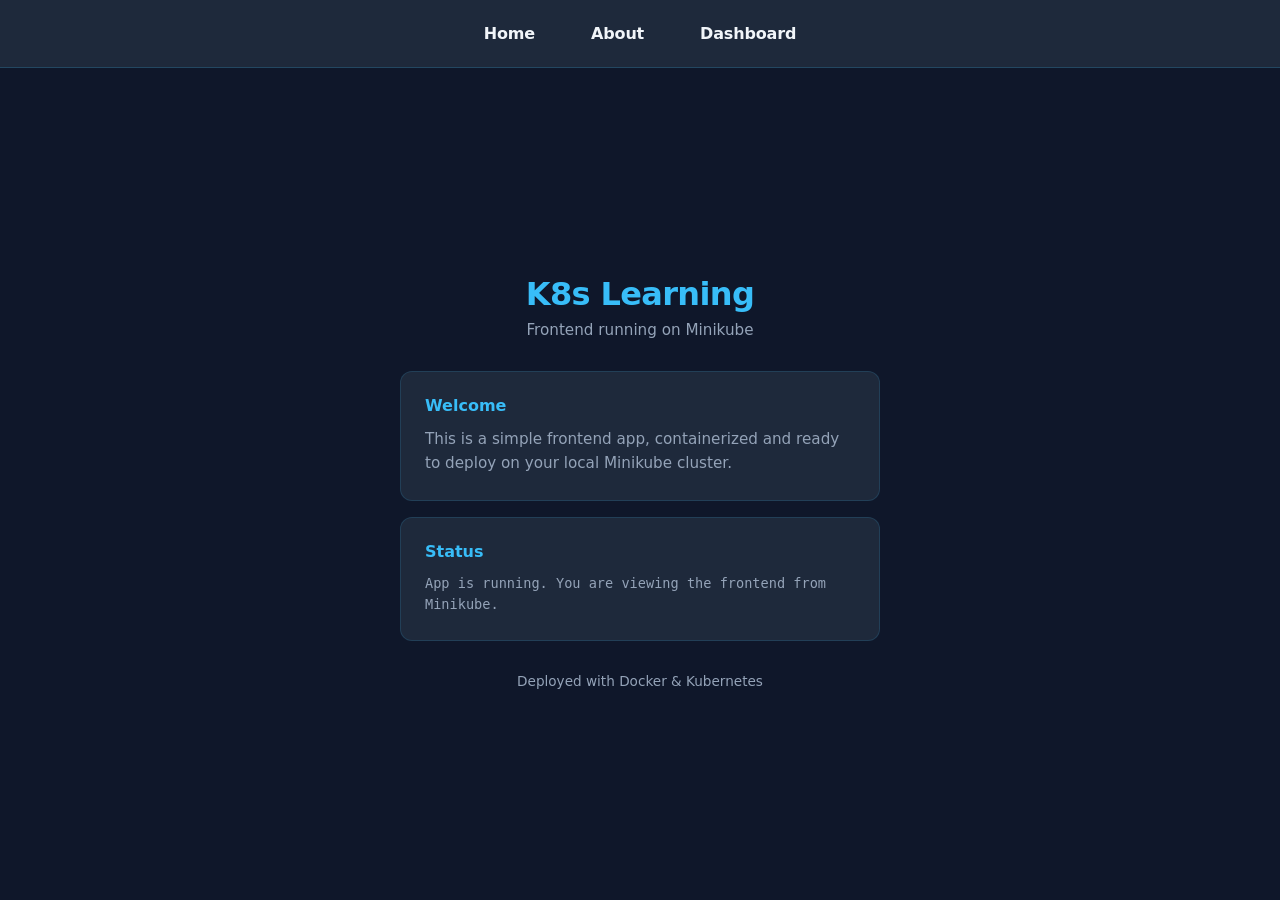
<file: index.html>
<!DOCTYPE html>
<html lang="en">
<head>
  <meta charset="UTF-8" />
  <meta name="viewport" content="width=device-width, initial-scale=1.0" />
  <title>K8s Learning App</title>
  <link rel="stylesheet" href="styles.css" />
</head>
<body>
  <nav class="main-nav">
    <a href="index.html">Home</a>
    <a href="about.html">About</a>
    <a href="dashboard.html">Dashboard</a>
  </nav>
  <div class="container">
    <header>
      <h1>K8s Learning</h1>
      <p class="tagline">Frontend running on Minikube</p>
    </header>
    <main>
      <section class="card">
        <h2>Welcome</h2>
        <p>This is a simple frontend app, containerized and ready to deploy on your local Minikube cluster.</p>
      </section>
      <section class="card">
        <h2>Status</h2>
        <p id="status">Checking connection...</p>
      </section>
    </main>
    <footer>
      <p>Deployed with Docker & Kubernetes</p>
    </footer>
  </div>
  <script src="script.js"></script>
</body>
</html>
</file>
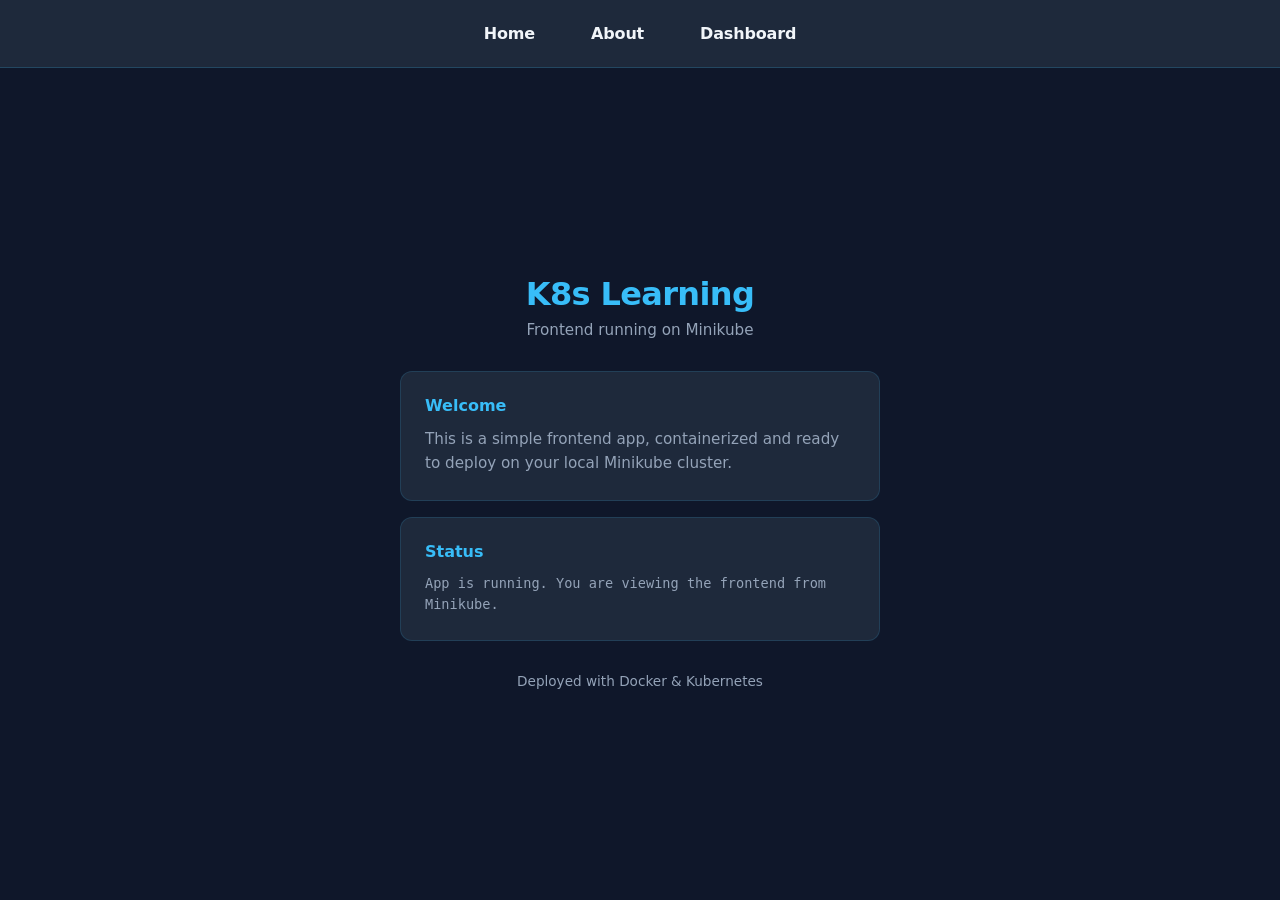
<file: public/index.html>
<!DOCTYPE html>
<html lang="en">
<head>
  <meta charset="UTF-8" />
  <meta name="viewport" content="width=device-width, initial-scale=1.0" />
  <title>K8s Learning App</title>
  <link rel="stylesheet" href="css/styles.css" />
</head>
<body>
  <nav class="main-nav">
    <a href="index.html">Home</a>
    <a href="about.html">About</a>
    <a href="dashboard.html">Dashboard</a>
  </nav>
  <div class="container">
    <header>
      <h1>K8s Learning</h1>
      <p class="tagline">Frontend running on Minikube</p>
    </header>
    <main>
      <section class="card">
        <h2>Welcome</h2>
        <p>This is a simple frontend app, containerized and ready to deploy on your local Minikube cluster.</p>
      </section>
      <section class="card">
        <h2>Status</h2>
        <p id="status">Checking connection...</p>
      </section>
    </main>
    <footer>
      <p>Deployed with Docker & Kubernetes</p>
    </footer>
  </div>
  <script src="js/script.js"></script>
</body>
</html>
</file>
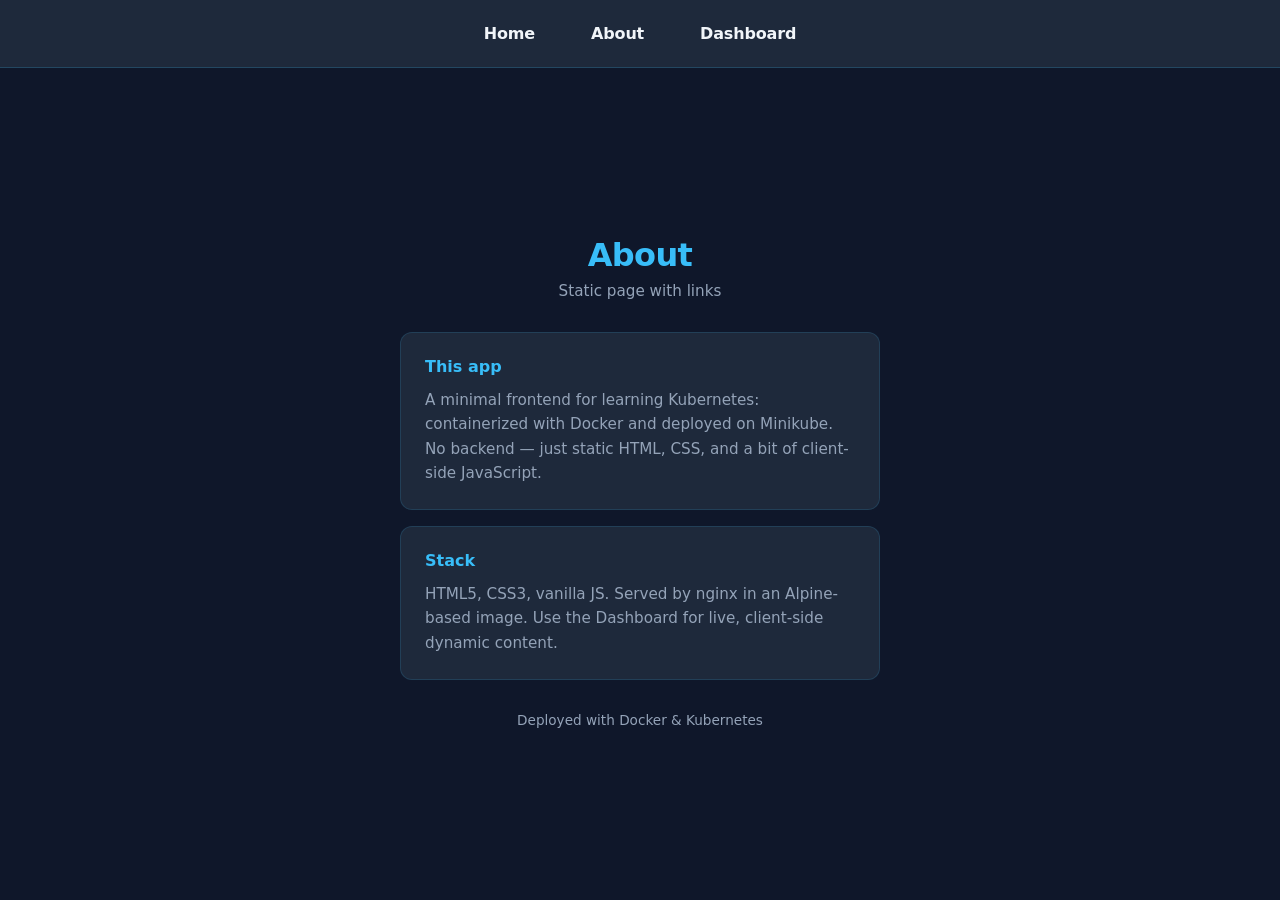
<file: about.html>
<!DOCTYPE html>
<html lang="en">
<head>
  <meta charset="UTF-8" />
  <meta name="viewport" content="width=device-width, initial-scale=1.0" />
  <title>About — K8s Learning App</title>
  <link rel="stylesheet" href="styles.css" />
</head>
<body>
  <nav class="main-nav">
    <a href="index.html">Home</a>
    <a href="about.html">About</a>
    <a href="dashboard.html">Dashboard</a>
  </nav>
  <div class="container">
    <header>
      <h1>About</h1>
      <p class="tagline">Static page with links</p>
    </header>
    <main>
      <section class="card">
        <h2>This app</h2>
        <p>A minimal frontend for learning Kubernetes: containerized with Docker and deployed on Minikube. No backend — just static HTML, CSS, and a bit of client-side JavaScript.</p>
      </section>
      <section class="card">
        <h2>Stack</h2>
        <p>HTML5, CSS3, vanilla JS. Served by nginx in an Alpine-based image. Use the Dashboard for live, client-side dynamic content.</p>
      </section>
    </main>
    <footer>
      <p>Deployed with Docker & Kubernetes</p>
    </footer>
  </div>
</body>
</html>
</file>
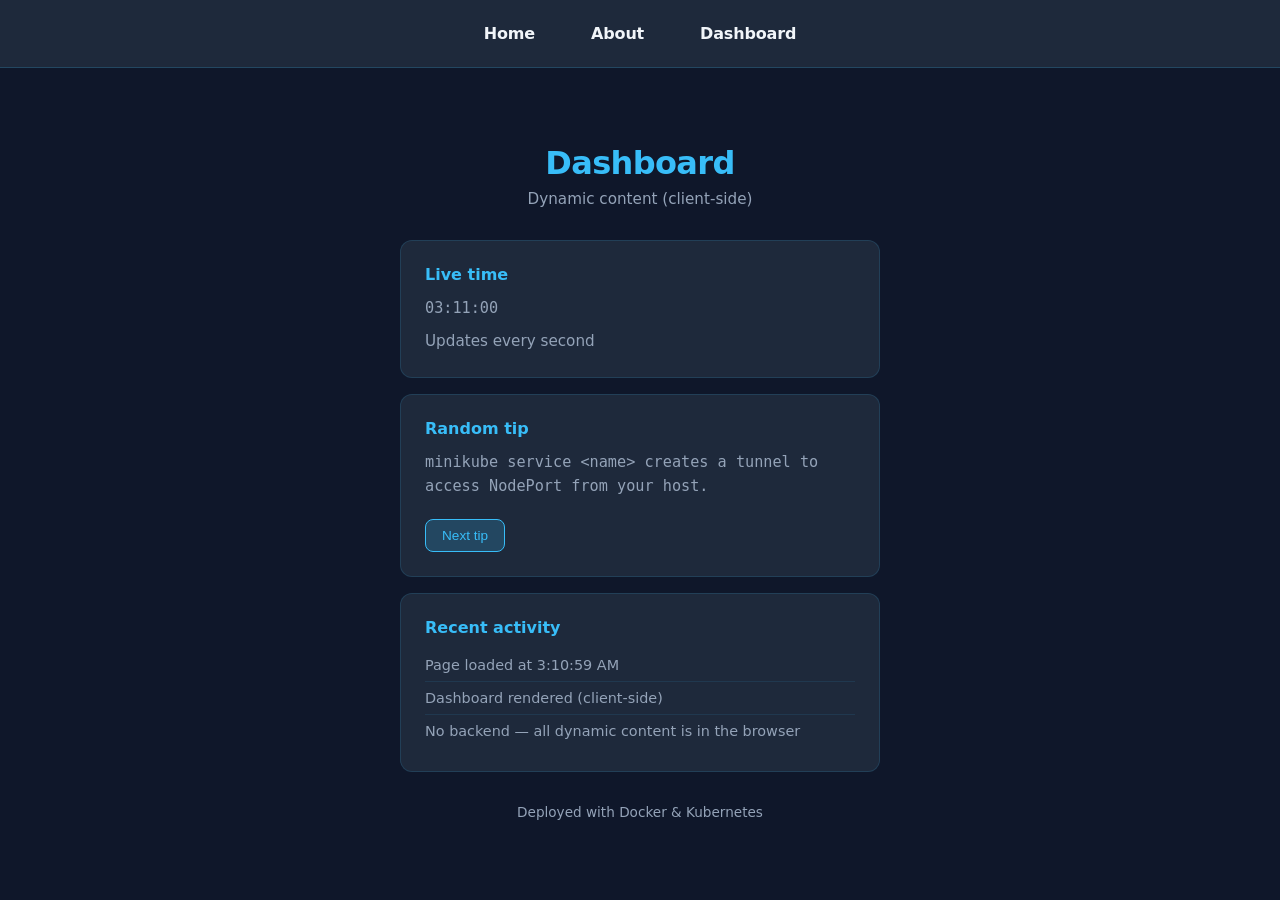
<file: dashboard.html>
<!DOCTYPE html>
<html lang="en">
<head>
  <meta charset="UTF-8" />
  <meta name="viewport" content="width=device-width, initial-scale=1.0" />
  <title>Dashboard — K8s Learning App</title>
  <link rel="stylesheet" href="styles.css" />
</head>
<body>
  <nav class="main-nav">
    <a href="index.html">Home</a>
    <a href="about.html">About</a>
    <a href="dashboard.html">Dashboard</a>
  </nav>
  <div class="container">
    <header>
      <h1>Dashboard</h1>
      <p class="tagline">Dynamic content (client-side)</p>
    </header>
    <main>
      <section class="card">
        <h2>Live time</h2>
        <p class="live-value" id="live-time">—</p>
        <p class="muted-small">Updates every second</p>
      </section>
      <section class="card">
        <h2>Random tip</h2>
        <p class="live-value" id="random-tip">—</p>
        <button type="button" class="btn" id="tip-btn">Next tip</button>
      </section>
      <section class="card">
        <h2>Recent activity</h2>
        <ul class="dynamic-list" id="activity-list"></ul>
      </section>
    </main>
    <footer>
      <p>Deployed with Docker & Kubernetes</p>
    </footer>
  </div>
  <script src="dashboard.js"></script>
</body>
</html>
</file>
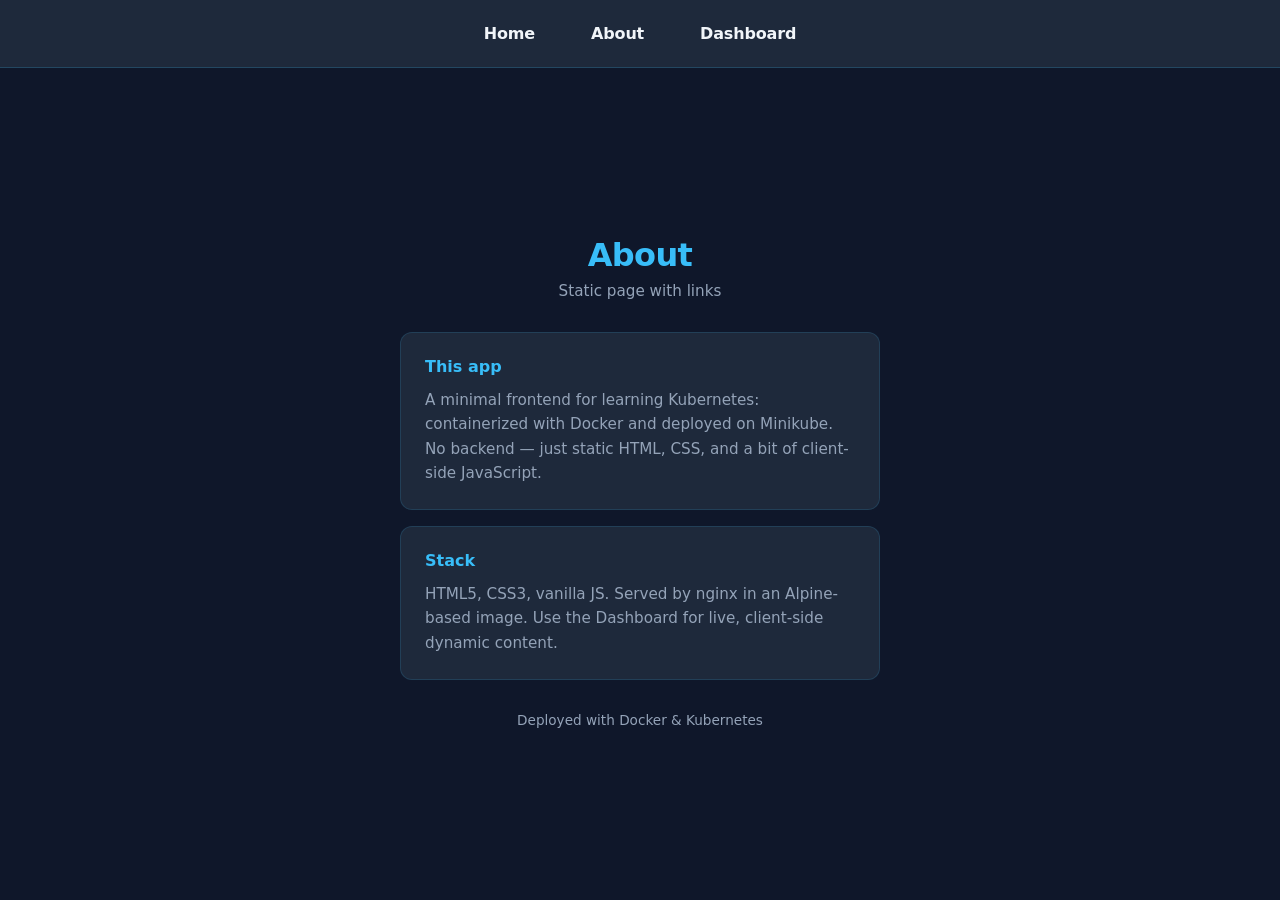
<file: public/about.html>
<!DOCTYPE html>
<html lang="en">
<head>
  <meta charset="UTF-8" />
  <meta name="viewport" content="width=device-width, initial-scale=1.0" />
  <title>About — K8s Learning App</title>
  <link rel="stylesheet" href="css/styles.css" />
</head>
<body>
  <nav class="main-nav">
    <a href="index.html">Home</a>
    <a href="about.html">About</a>
    <a href="dashboard.html">Dashboard</a>
  </nav>
  <div class="container">
    <header>
      <h1>About</h1>
      <p class="tagline">Static page with links</p>
    </header>
    <main>
      <section class="card">
        <h2>This app</h2>
        <p>A minimal frontend for learning Kubernetes: containerized with Docker and deployed on Minikube. No backend — just static HTML, CSS, and a bit of client-side JavaScript.</p>
      </section>
      <section class="card">
        <h2>Stack</h2>
        <p>HTML5, CSS3, vanilla JS. Served by nginx in an Alpine-based image. Use the Dashboard for live, client-side dynamic content.</p>
      </section>
    </main>
    <footer>
      <p>Deployed with Docker & Kubernetes</p>
    </footer>
  </div>
</body>
</html>
</file>
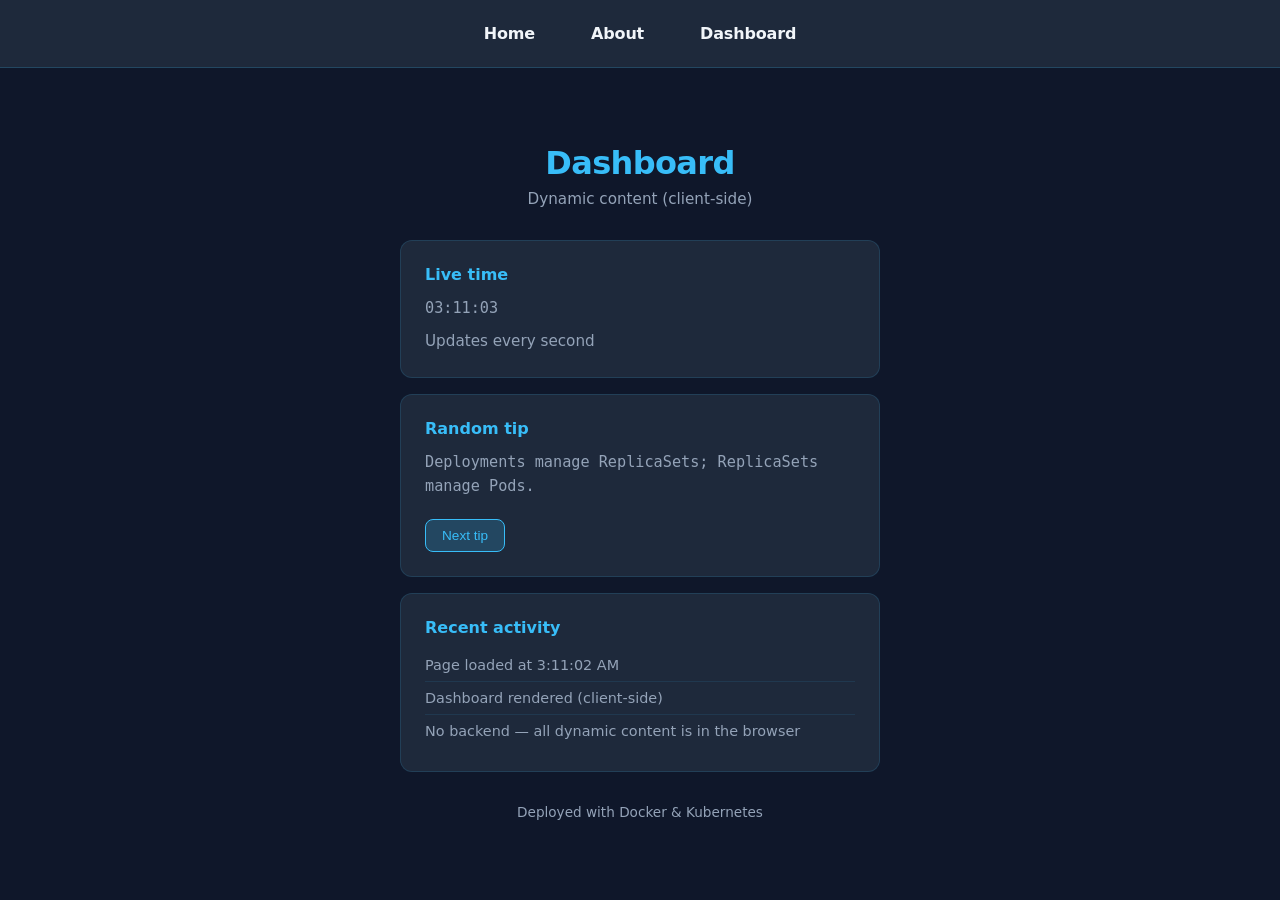
<file: public/dashboard.html>
<!DOCTYPE html>
<html lang="en">
<head>
  <meta charset="UTF-8" />
  <meta name="viewport" content="width=device-width, initial-scale=1.0" />
  <title>Dashboard — K8s Learning App</title>
  <link rel="stylesheet" href="css/styles.css" />
</head>
<body>
  <nav class="main-nav">
    <a href="index.html">Home</a>
    <a href="about.html">About</a>
    <a href="dashboard.html">Dashboard</a>
  </nav>
  <div class="container">
    <header>
      <h1>Dashboard</h1>
      <p class="tagline">Dynamic content (client-side)</p>
    </header>
    <main>
      <section class="card">
        <h2>Live time</h2>
        <p class="live-value" id="live-time">—</p>
        <p class="muted-small">Updates every second</p>
      </section>
      <section class="card">
        <h2>Random tip</h2>
        <p class="live-value" id="random-tip">—</p>
        <button type="button" class="btn" id="tip-btn">Next tip</button>
      </section>
      <section class="card">
        <h2>Recent activity</h2>
        <ul class="dynamic-list" id="activity-list"></ul>
      </section>
    </main>
    <footer>
      <p>Deployed with Docker & Kubernetes</p>
    </footer>
  </div>
  <script src="js/dashboard.js"></script>
</body>
</html>
</file>
<file: styles.css>
* {
  box-sizing: border-box;
  margin: 0;
  padding: 0;
}

:root {
  --bg: #0f172a;
  --surface: #1e293b;
  --accent: #38bdf8;
  --text: #f1f5f9;
  --muted: #94a3b8;
}

body {
  font-family: 'Segoe UI', system-ui, sans-serif;
  background: var(--bg);
  color: var(--text);
  min-height: 100vh;
  display: flex;
  flex-direction: column;
  align-items: center;
  justify-content: center;
}

.container {
  max-width: 480px;
  width: 100%;
}

header {
  text-align: center;
  margin-bottom: 2rem;
}

h1 {
  font-size: 2rem;
  font-weight: 700;
  color: var(--accent);
  letter-spacing: -0.02em;
}

.tagline {
  color: var(--muted);
  font-size: 0.95rem;
  margin-top: 0.5rem;
}

.card {
  background: var(--surface);
  border-radius: 12px;
  padding: 1.5rem;
  margin-bottom: 1rem;
  border: 1px solid rgba(56, 189, 248, 0.15);
}

.card h2 {
  font-size: 1rem;
  font-weight: 600;
  color: var(--accent);
  margin-bottom: 0.75rem;
}

.card p {
  color: var(--muted);
  line-height: 1.6;
  font-size: 0.95rem;
}

#status {
  font-family: ui-monospace, monospace;
  font-size: 0.85rem;
}

footer {
  text-align: center;
  margin-top: 2rem;
  color: var(--muted);
  font-size: 0.85rem;
}

/* Navigation */
.main-nav {
  position: fixed;
  top: 0;
  left: 0;
  right: 0;
  background: var(--surface);
  border-bottom: 1px solid rgba(56, 189, 248, 0.2);
  padding: 1rem 1.5rem;
  display: flex;
  gap: 2rem;
  justify-content: center;
  align-items: center;
  z-index: 10;
  font-family: 'Segoe UI', system-ui, sans-serif;
  min-height: 3.5rem;
}

.main-nav a {
  color: var(--text);
  text-decoration: none;
  font-size: 1rem;
  font-weight: 600;
  letter-spacing: -0.01em;
  padding: 0.5rem 0.75rem;
  border-radius: 8px;
  transition: color 0.15s, background 0.15s;
}

.main-nav a:hover {
  color: var(--accent);
  background: rgba(56, 189, 248, 0.1);
}

body {
  padding: 1.5rem;
  padding-top: 5.5rem;
}

/* Dashboard dynamic blocks */
.live-value {
  font-family: ui-monospace, monospace;
  font-size: 1.25rem;
  color: var(--accent);
  margin: 0.5rem 0;
}

.dynamic-list {
  list-style: none;
}

.dynamic-list li {
  padding: 0.5rem 0;
  border-bottom: 1px solid rgba(56, 189, 248, 0.1);
  color: var(--muted);
  font-size: 0.9rem;
}

.dynamic-list li:last-child {
  border-bottom: none;
}

.muted-small {
  color: var(--muted);
  font-size: 0.8rem;
  margin-top: 0.25rem;
}

.btn {
  margin-top: 0.75rem;
  padding: 0.5rem 1rem;
  font-size: 0.85rem;
  background: rgba(56, 189, 248, 0.2);
  color: var(--accent);
  border: 1px solid var(--accent);
  border-radius: 8px;
  cursor: pointer;
  transition: background 0.15s;
}

.btn:hover {
  background: rgba(56, 189, 248, 0.3);
}
</file>
<file: public/css/styles.css>
* {
  box-sizing: border-box;
  margin: 0;
  padding: 0;
}

:root {
  --bg: #0f172a;
  --surface: #1e293b;
  --accent: #38bdf8;
  --text: #f1f5f9;
  --muted: #94a3b8;
}

body {
  font-family: 'Segoe UI', system-ui, sans-serif;
  background: var(--bg);
  color: var(--text);
  min-height: 100vh;
  display: flex;
  flex-direction: column;
  align-items: center;
  justify-content: center;
}

.container {
  max-width: 480px;
  width: 100%;
}

header {
  text-align: center;
  margin-bottom: 2rem;
}

h1 {
  font-size: 2rem;
  font-weight: 700;
  color: var(--accent);
  letter-spacing: -0.02em;
}

.tagline {
  color: var(--muted);
  font-size: 0.95rem;
  margin-top: 0.5rem;
}

.card {
  background: var(--surface);
  border-radius: 12px;
  padding: 1.5rem;
  margin-bottom: 1rem;
  border: 1px solid rgba(56, 189, 248, 0.15);
}

.card h2 {
  font-size: 1rem;
  font-weight: 600;
  color: var(--accent);
  margin-bottom: 0.75rem;
}

.card p {
  color: var(--muted);
  line-height: 1.6;
  font-size: 0.95rem;
}

#status {
  font-family: ui-monospace, monospace;
  font-size: 0.85rem;
}

footer {
  text-align: center;
  margin-top: 2rem;
  color: var(--muted);
  font-size: 0.85rem;
}

/* Navigation */
.main-nav {
  position: fixed;
  top: 0;
  left: 0;
  right: 0;
  background: var(--surface);
  border-bottom: 1px solid rgba(56, 189, 248, 0.2);
  padding: 1rem 1.5rem;
  display: flex;
  gap: 2rem;
  justify-content: center;
  align-items: center;
  z-index: 10;
  font-family: 'Segoe UI', system-ui, sans-serif;
  min-height: 3.5rem;
}

.main-nav a {
  color: var(--text);
  text-decoration: none;
  font-size: 1rem;
  font-weight: 600;
  letter-spacing: -0.01em;
  padding: 0.5rem 0.75rem;
  border-radius: 8px;
  transition: color 0.15s, background 0.15s;
}

.main-nav a:hover {
  color: var(--accent);
  background: rgba(56, 189, 248, 0.1);
}

body {
  padding: 1.5rem;
  padding-top: 5.5rem;
}

/* Dashboard dynamic blocks */
.live-value {
  font-family: ui-monospace, monospace;
  font-size: 1.25rem;
  color: var(--accent);
  margin: 0.5rem 0;
}

.dynamic-list {
  list-style: none;
}

.dynamic-list li {
  padding: 0.5rem 0;
  border-bottom: 1px solid rgba(56, 189, 248, 0.1);
  color: var(--muted);
  font-size: 0.9rem;
}

.dynamic-list li:last-child {
  border-bottom: none;
}

.muted-small {
  color: var(--muted);
  font-size: 0.8rem;
  margin-top: 0.25rem;
}

.btn {
  margin-top: 0.75rem;
  padding: 0.5rem 1rem;
  font-size: 0.85rem;
  background: rgba(56, 189, 248, 0.2);
  color: var(--accent);
  border: 1px solid var(--accent);
  border-radius: 8px;
  cursor: pointer;
  transition: background 0.15s;
}

.btn:hover {
  background: rgba(56, 189, 248, 0.3);
}
</file>
